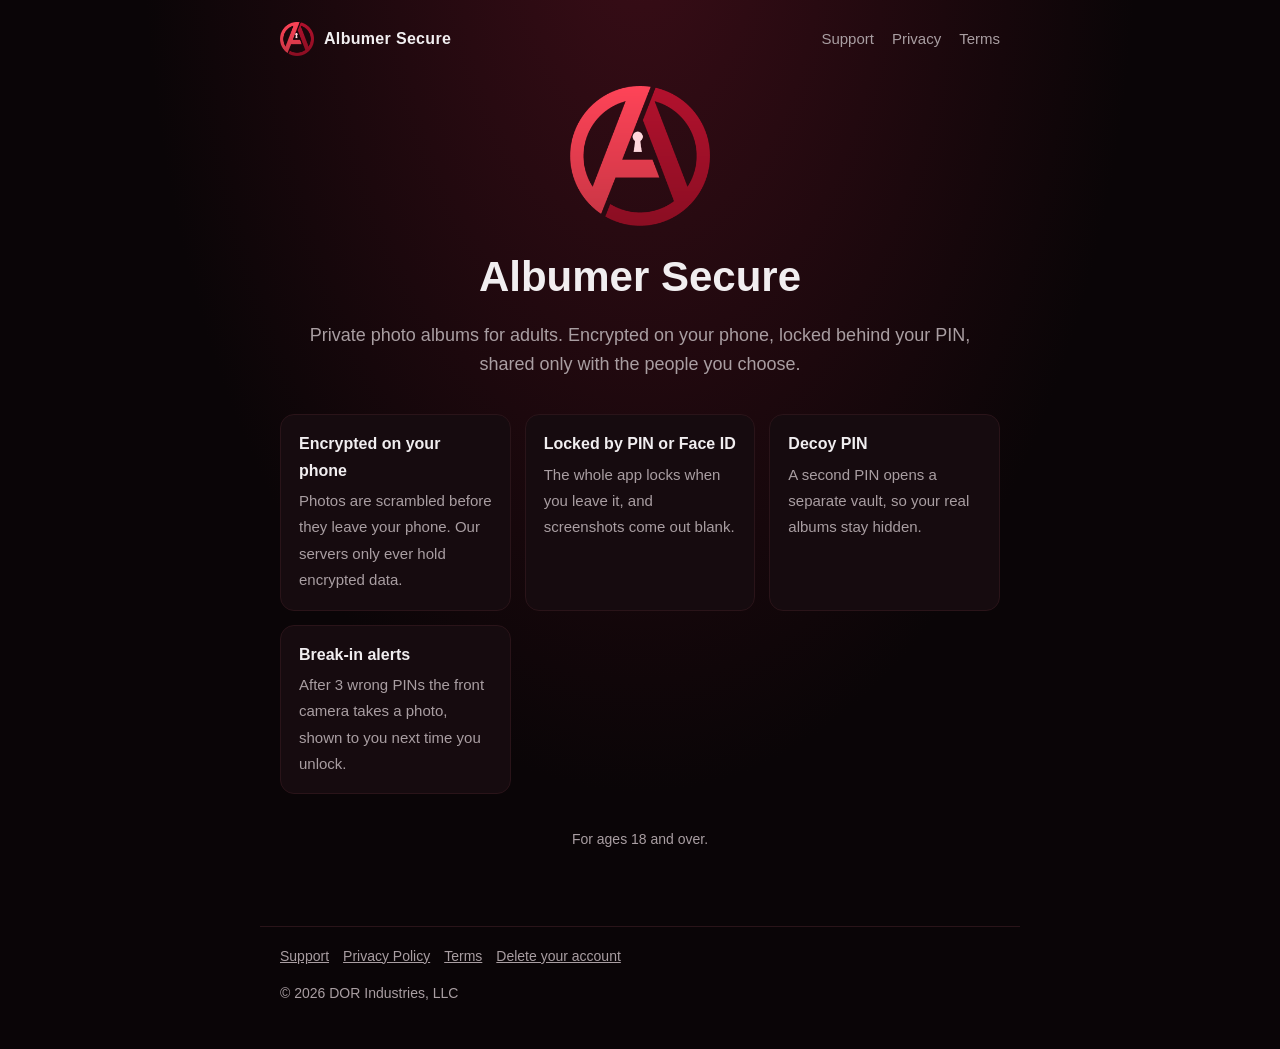
<file: index.html>
<!doctype html>
<html lang="en">
<head>
<meta charset="utf-8">
<meta name="viewport" content="width=device-width, initial-scale=1">
<title>Albumer Secure</title>
<meta name="description" content="Private photo albums, encrypted on your phone and locked behind your PIN. For adults.">
<link rel="icon" href="favicon.png">
<link rel="apple-touch-icon" href="apple-touch-icon.png">
<link rel="stylesheet" href="style.css">
</head>
<body>
<header>
  <a class="brand" href="/"><img src="mark.png" alt="">Albumer Secure</a>
  <nav><a href="support.html">Support</a><a href="privacy.html">Privacy</a><a href="terms.html">Terms</a></nav>
</header>
<main class="hero">
  <img src="mark.png" alt="Albumer Secure logo">
  <h1>Albumer Secure</h1>
  <p class="lead">Private photo albums for adults. Encrypted on your phone, locked behind your PIN, shared only with the people you choose.</p>
  <div class="cards">
    <div class="card"><b>Encrypted on your phone</b><span>Photos are scrambled before they leave your phone. Our servers only ever hold encrypted data.</span></div>
    <div class="card"><b>Locked by PIN or Face ID</b><span>The whole app locks when you leave it, and screenshots come out blank.</span></div>
    <div class="card"><b>Decoy PIN</b><span>A second PIN opens a separate vault, so your real albums stay hidden.</span></div>
    <div class="card"><b>Break-in alerts</b><span>After 3 wrong PINs the front camera takes a photo, shown to you next time you unlock.</span></div>
  </div>
  <p style="margin-top:34px" class="updated">For ages 18 and over.</p>
</main>
<footer>
  <a href="support.html">Support</a><a href="privacy.html">Privacy Policy</a><a href="terms.html">Terms</a><a href="account-deletion.html">Delete your account</a>
  <p>&copy; 2026 DOR Industries, LLC</p>
</footer>
</body>
</html>
</file>
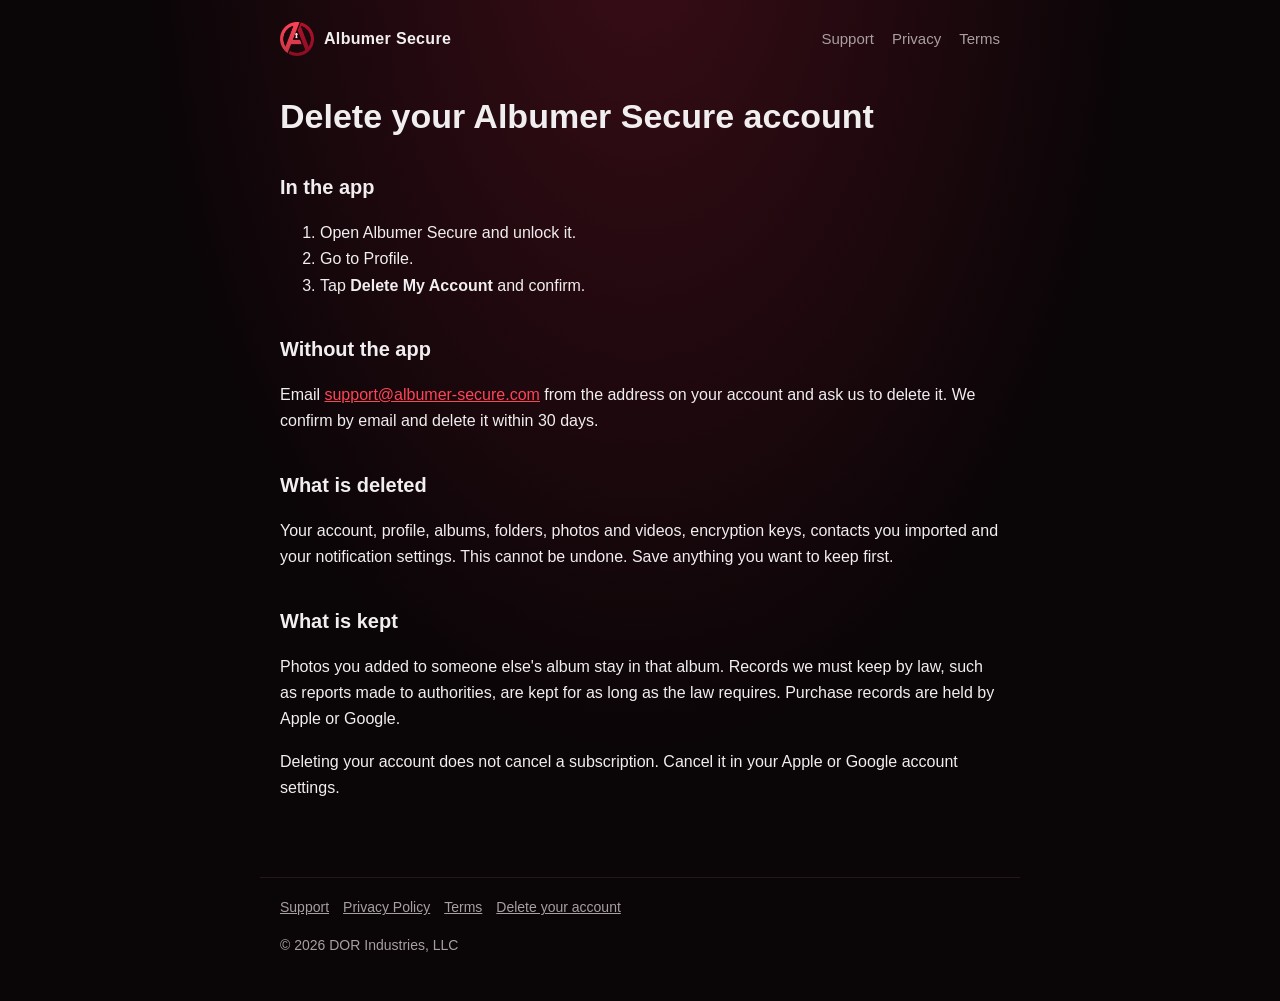
<file: account-deletion.html>
<!doctype html>
<html lang="en">
<head>
<meta charset="utf-8">
<meta name="viewport" content="width=device-width, initial-scale=1">
<title>Delete your account · Albumer Secure</title>
<link rel="icon" href="favicon.png">
<link rel="stylesheet" href="style.css">
</head>
<body>
<header>
  <a class="brand" href="/"><img src="mark.png" alt="">Albumer Secure</a>
  <nav><a href="support.html">Support</a><a href="privacy.html">Privacy</a><a href="terms.html">Terms</a></nav>
</header>
<main>
  <h1>Delete your Albumer Secure account</h1>

  <h2>In the app</h2>
  <ol>
    <li>Open Albumer Secure and unlock it.</li>
    <li>Go to Profile.</li>
    <li>Tap <b>Delete My Account</b> and confirm.</li>
  </ol>

  <h2>Without the app</h2>
  <p>Email <a href="mailto:support@albumer-secure.com">support@albumer-secure.com</a> from the address on your account and ask us to delete it. We confirm by email and delete it within 30 days.</p>

  <h2>What is deleted</h2>
  <p>Your account, profile, albums, folders, photos and videos, encryption keys, contacts you imported and your notification settings. This cannot be undone. Save anything you want to keep first.</p>

  <h2>What is kept</h2>
  <p>Photos you added to someone else's album stay in that album. Records we must keep by law, such as reports made to authorities, are kept for as long as the law requires. Purchase records are held by Apple or Google.</p>

  <p>Deleting your account does not cancel a subscription. Cancel it in your Apple or Google account settings.</p>
</main>
<footer>
  <a href="support.html">Support</a><a href="privacy.html">Privacy Policy</a><a href="terms.html">Terms</a><a href="account-deletion.html">Delete your account</a>
  <p>&copy; 2026 DOR Industries, LLC</p>
</footer>
</body>
</html>
</file>
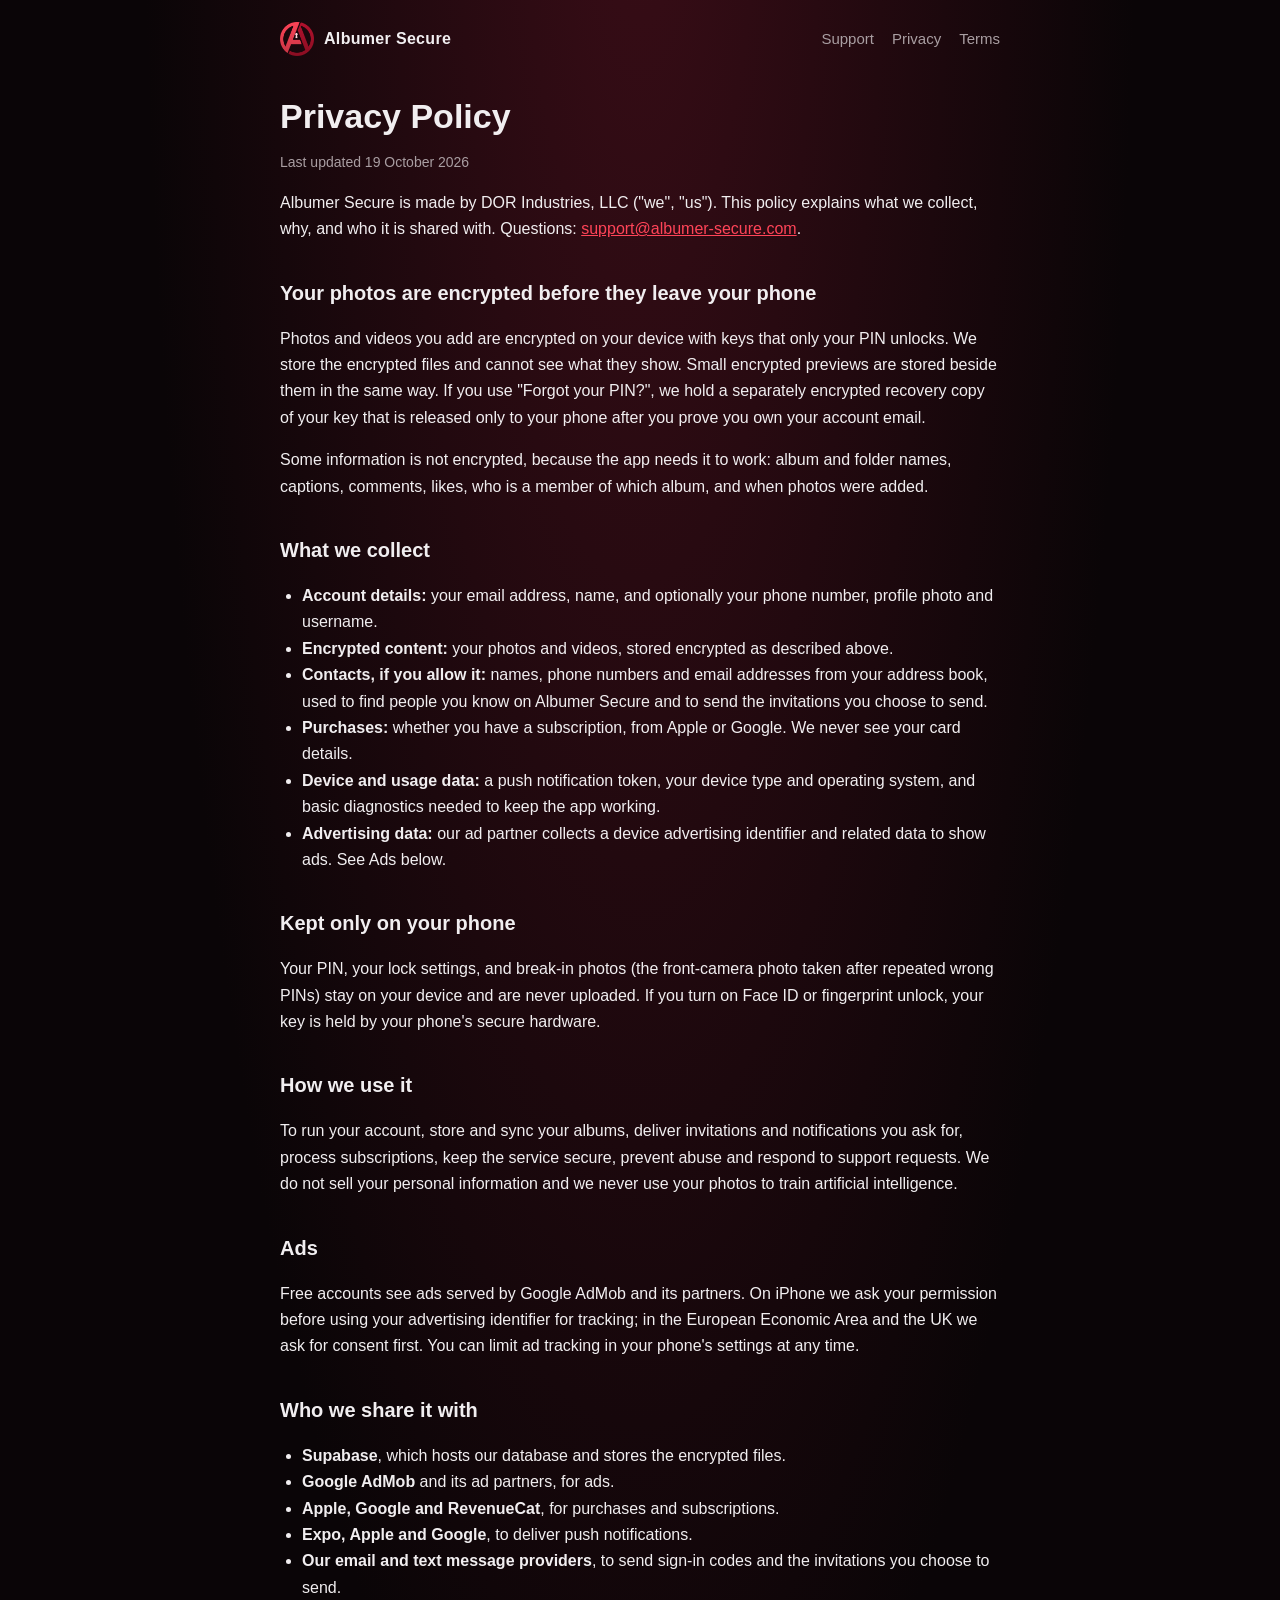
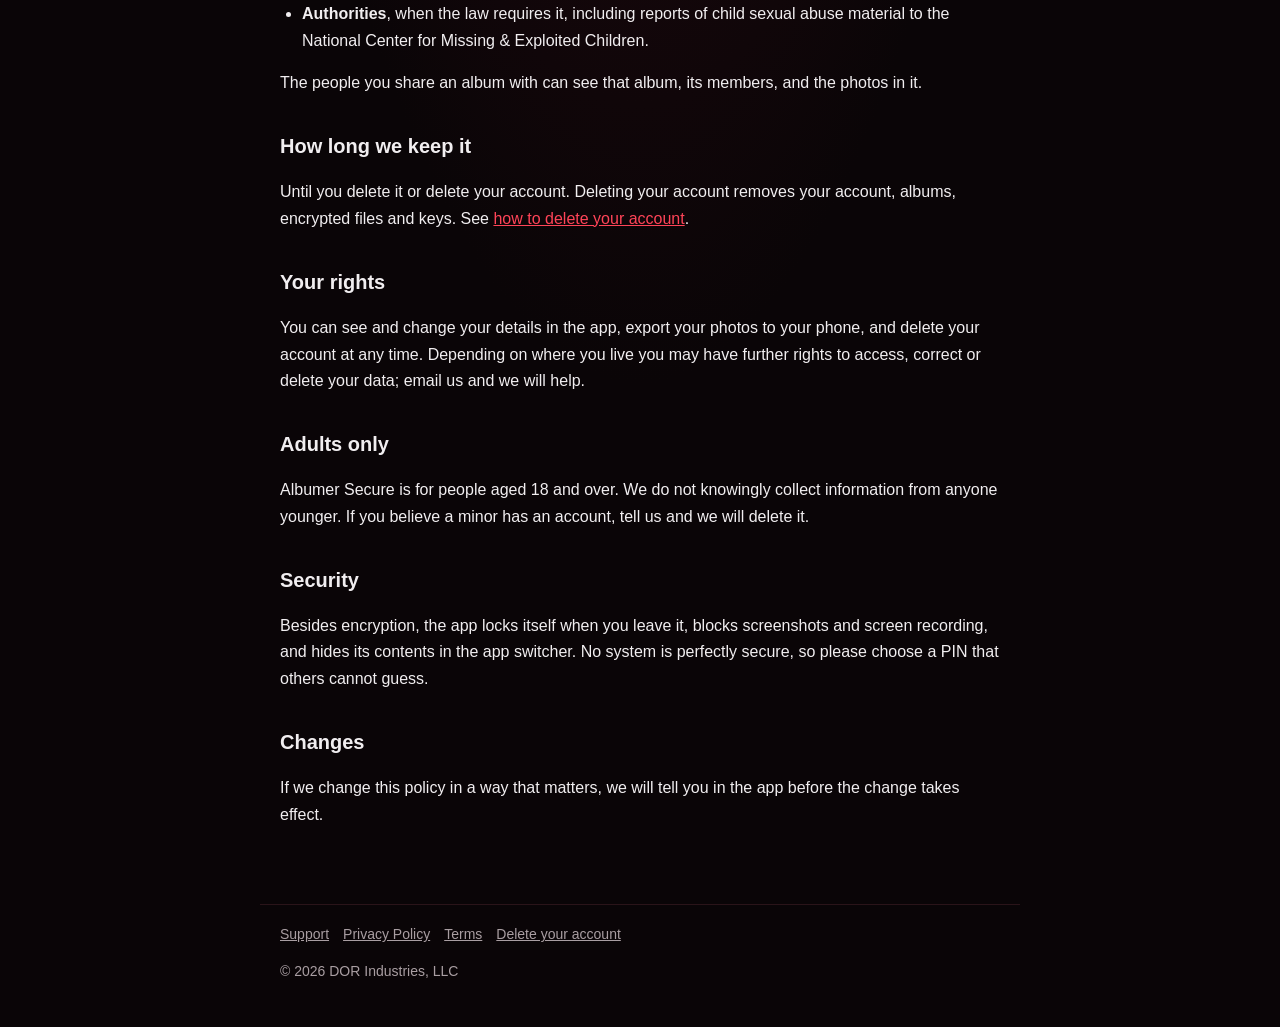
<file: privacy.html>
<!doctype html>
<html lang="en">
<head>
<meta charset="utf-8">
<meta name="viewport" content="width=device-width, initial-scale=1">
<title>Privacy Policy · Albumer Secure</title>
<link rel="icon" href="favicon.png">
<link rel="stylesheet" href="style.css">
</head>
<body>
<header>
  <a class="brand" href="/"><img src="mark.png" alt="">Albumer Secure</a>
  <nav><a href="support.html">Support</a><a href="privacy.html">Privacy</a><a href="terms.html">Terms</a></nav>
</header>
<main>
  <h1>Privacy Policy</h1>
  <p class="updated">Last updated 19 October 2026</p>
  <p>Albumer Secure is made by DOR Industries, LLC ("we", "us"). This policy explains what we collect, why, and who it is shared with. Questions: <a href="mailto:support@albumer-secure.com">support@albumer-secure.com</a>.</p>

  <h2>Your photos are encrypted before they leave your phone</h2>
  <p>Photos and videos you add are encrypted on your device with keys that only your PIN unlocks. We store the encrypted files and cannot see what they show. Small encrypted previews are stored beside them in the same way. If you use "Forgot your PIN?", we hold a separately encrypted recovery copy of your key that is released only to your phone after you prove you own your account email.</p>
  <p>Some information is not encrypted, because the app needs it to work: album and folder names, captions, comments, likes, who is a member of which album, and when photos were added.</p>

  <h2>What we collect</h2>
  <ul>
    <li><b>Account details:</b> your email address, name, and optionally your phone number, profile photo and username.</li>
    <li><b>Encrypted content:</b> your photos and videos, stored encrypted as described above.</li>
    <li><b>Contacts, if you allow it:</b> names, phone numbers and email addresses from your address book, used to find people you know on Albumer Secure and to send the invitations you choose to send.</li>
    <li><b>Purchases:</b> whether you have a subscription, from Apple or Google. We never see your card details.</li>
    <li><b>Device and usage data:</b> a push notification token, your device type and operating system, and basic diagnostics needed to keep the app working.</li>
    <li><b>Advertising data:</b> our ad partner collects a device advertising identifier and related data to show ads. See Ads below.</li>
  </ul>

  <h2>Kept only on your phone</h2>
  <p>Your PIN, your lock settings, and break-in photos (the front-camera photo taken after repeated wrong PINs) stay on your device and are never uploaded. If you turn on Face ID or fingerprint unlock, your key is held by your phone's secure hardware.</p>

  <h2>How we use it</h2>
  <p>To run your account, store and sync your albums, deliver invitations and notifications you ask for, process subscriptions, keep the service secure, prevent abuse and respond to support requests. We do not sell your personal information and we never use your photos to train artificial intelligence.</p>

  <h2>Ads</h2>
  <p>Free accounts see ads served by Google AdMob and its partners. On iPhone we ask your permission before using your advertising identifier for tracking; in the European Economic Area and the UK we ask for consent first. You can limit ad tracking in your phone's settings at any time.</p>

  <h2>Who we share it with</h2>
  <ul>
    <li><b>Supabase</b>, which hosts our database and stores the encrypted files.</li>
    <li><b>Google AdMob</b> and its ad partners, for ads.</li>
    <li><b>Apple, Google and RevenueCat</b>, for purchases and subscriptions.</li>
    <li><b>Expo, Apple and Google</b>, to deliver push notifications.</li>
    <li><b>Our email and text message providers</b>, to send sign-in codes and the invitations you choose to send.</li>
    <li><b>Authorities</b>, when the law requires it, including reports of child sexual abuse material to the National Center for Missing &amp; Exploited Children.</li>
  </ul>
  <p>The people you share an album with can see that album, its members, and the photos in it.</p>

  <h2>How long we keep it</h2>
  <p>Until you delete it or delete your account. Deleting your account removes your account, albums, encrypted files and keys. See <a href="account-deletion.html">how to delete your account</a>.</p>

  <h2>Your rights</h2>
  <p>You can see and change your details in the app, export your photos to your phone, and delete your account at any time. Depending on where you live you may have further rights to access, correct or delete your data; email us and we will help.</p>

  <h2>Adults only</h2>
  <p>Albumer Secure is for people aged 18 and over. We do not knowingly collect information from anyone younger. If you believe a minor has an account, tell us and we will delete it.</p>

  <h2>Security</h2>
  <p>Besides encryption, the app locks itself when you leave it, blocks screenshots and screen recording, and hides its contents in the app switcher. No system is perfectly secure, so please choose a PIN that others cannot guess.</p>

  <h2>Changes</h2>
  <p>If we change this policy in a way that matters, we will tell you in the app before the change takes effect.</p>
</main>
<footer>
  <a href="support.html">Support</a><a href="privacy.html">Privacy Policy</a><a href="terms.html">Terms</a><a href="account-deletion.html">Delete your account</a>
  <p>&copy; 2026 DOR Industries, LLC</p>
</footer>
</body>
</html>
</file>
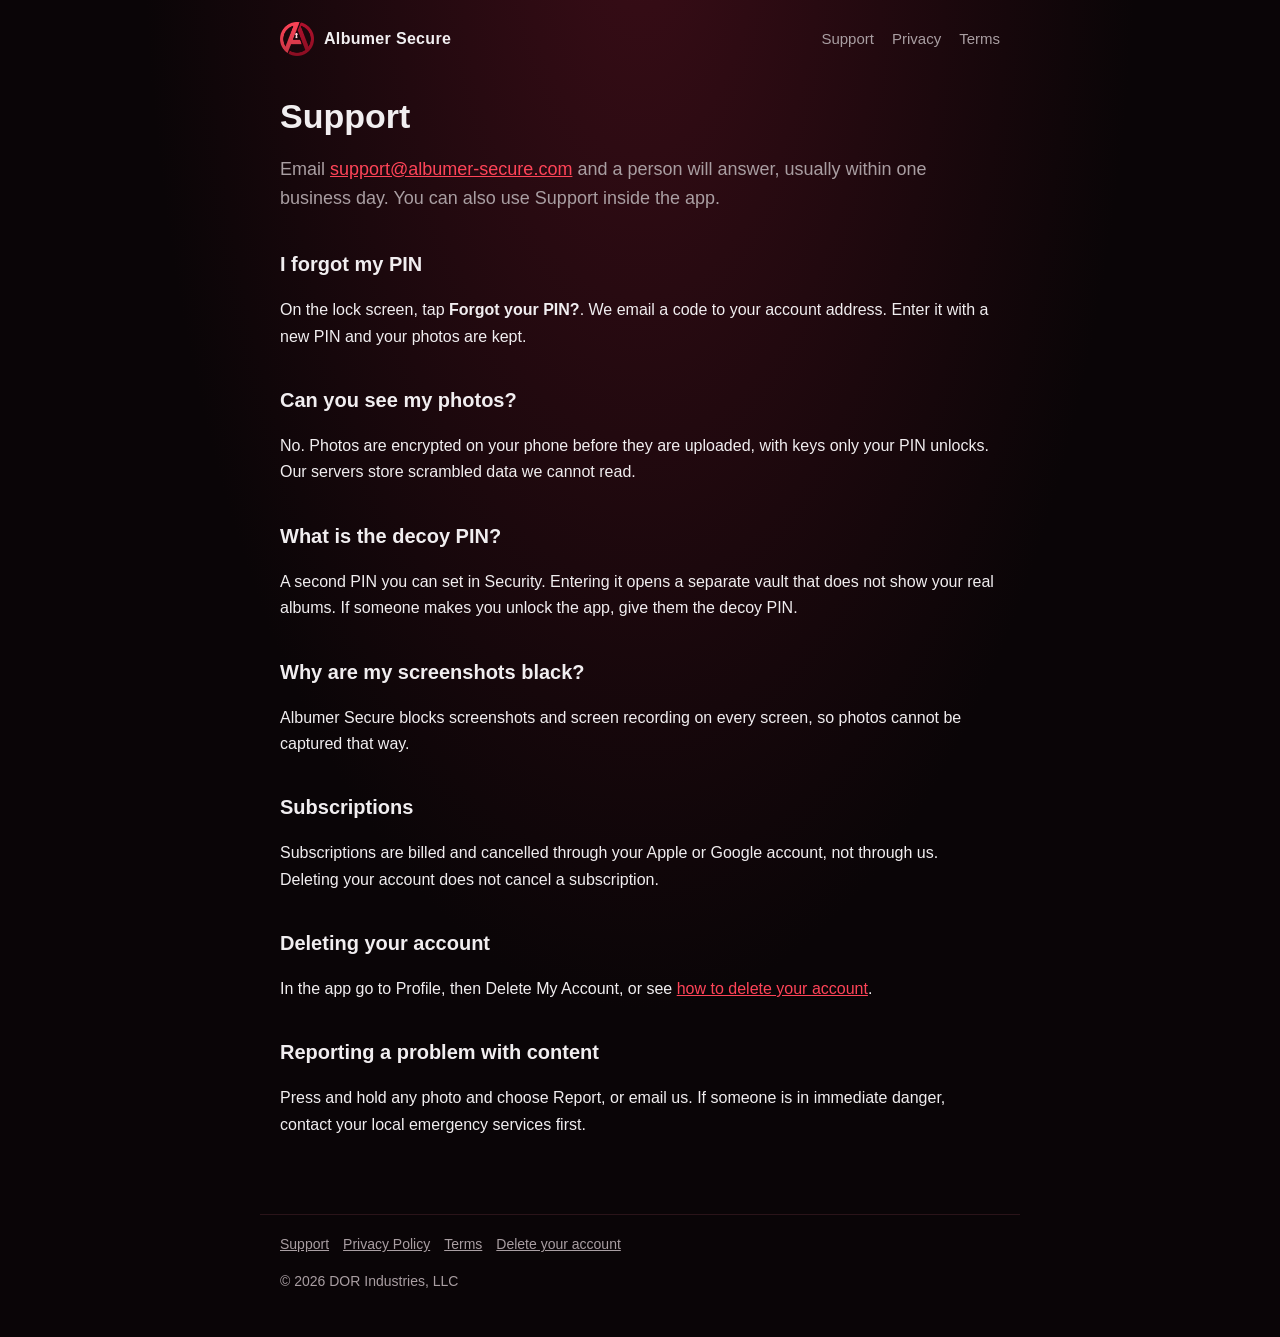
<file: support.html>
<!doctype html>
<html lang="en">
<head>
<meta charset="utf-8">
<meta name="viewport" content="width=device-width, initial-scale=1">
<title>Support · Albumer Secure</title>
<link rel="icon" href="favicon.png">
<link rel="stylesheet" href="style.css">
</head>
<body>
<header>
  <a class="brand" href="/"><img src="mark.png" alt="">Albumer Secure</a>
  <nav><a href="support.html">Support</a><a href="privacy.html">Privacy</a><a href="terms.html">Terms</a></nav>
</header>
<main>
  <h1>Support</h1>
  <p class="lead">Email <a href="mailto:support@albumer-secure.com">support@albumer-secure.com</a> and a person will answer, usually within one business day. You can also use Support inside the app.</p>

  <h2>I forgot my PIN</h2>
  <p>On the lock screen, tap <b>Forgot your PIN?</b>. We email a code to your account address. Enter it with a new PIN and your photos are kept.</p>

  <h2>Can you see my photos?</h2>
  <p>No. Photos are encrypted on your phone before they are uploaded, with keys only your PIN unlocks. Our servers store scrambled data we cannot read.</p>

  <h2>What is the decoy PIN?</h2>
  <p>A second PIN you can set in Security. Entering it opens a separate vault that does not show your real albums. If someone makes you unlock the app, give them the decoy PIN.</p>

  <h2>Why are my screenshots black?</h2>
  <p>Albumer Secure blocks screenshots and screen recording on every screen, so photos cannot be captured that way.</p>

  <h2>Subscriptions</h2>
  <p>Subscriptions are billed and cancelled through your Apple or Google account, not through us. Deleting your account does not cancel a subscription.</p>

  <h2>Deleting your account</h2>
  <p>In the app go to Profile, then Delete My Account, or see <a href="account-deletion.html">how to delete your account</a>.</p>

  <h2>Reporting a problem with content</h2>
  <p>Press and hold any photo and choose Report, or email us. If someone is in immediate danger, contact your local emergency services first.</p>
</main>
<footer>
  <a href="support.html">Support</a><a href="privacy.html">Privacy Policy</a><a href="terms.html">Terms</a><a href="account-deletion.html">Delete your account</a>
  <p>&copy; 2026 DOR Industries, LLC</p>
</footer>
</body>
</html>
</file>
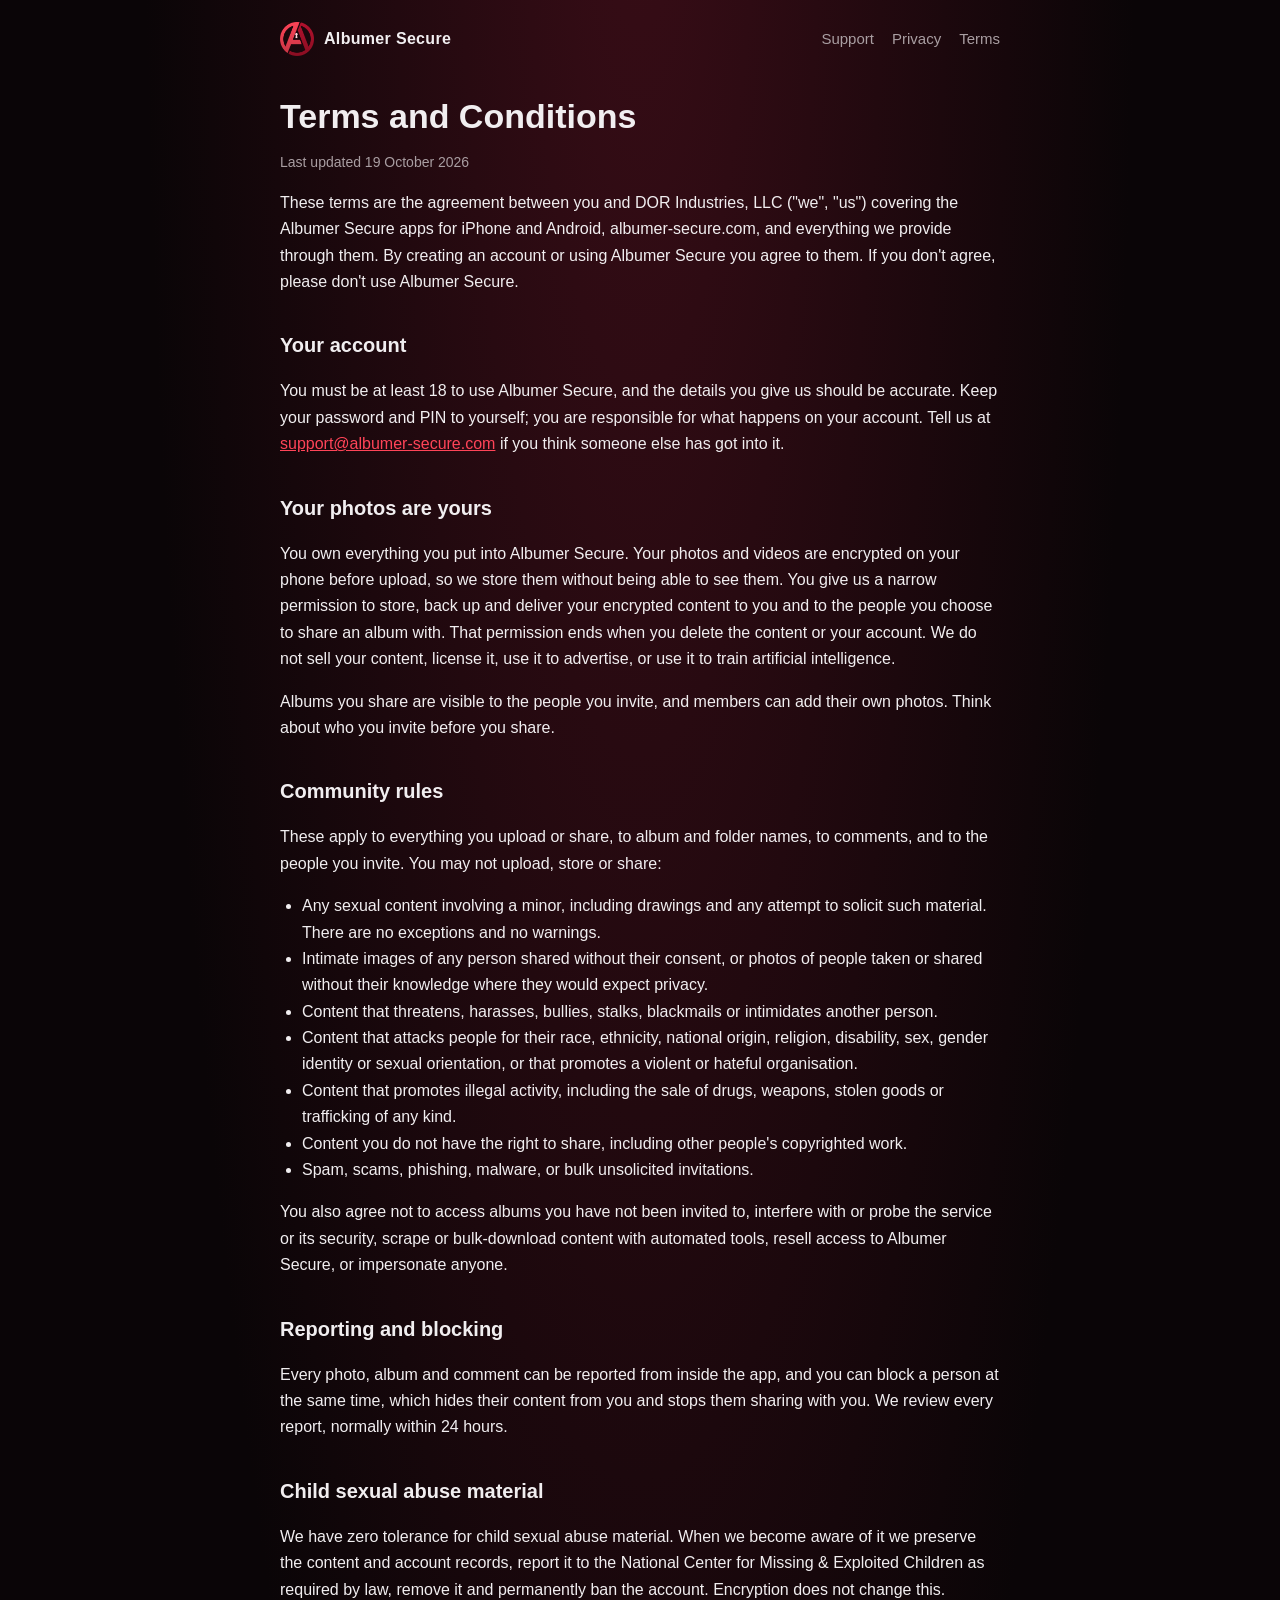
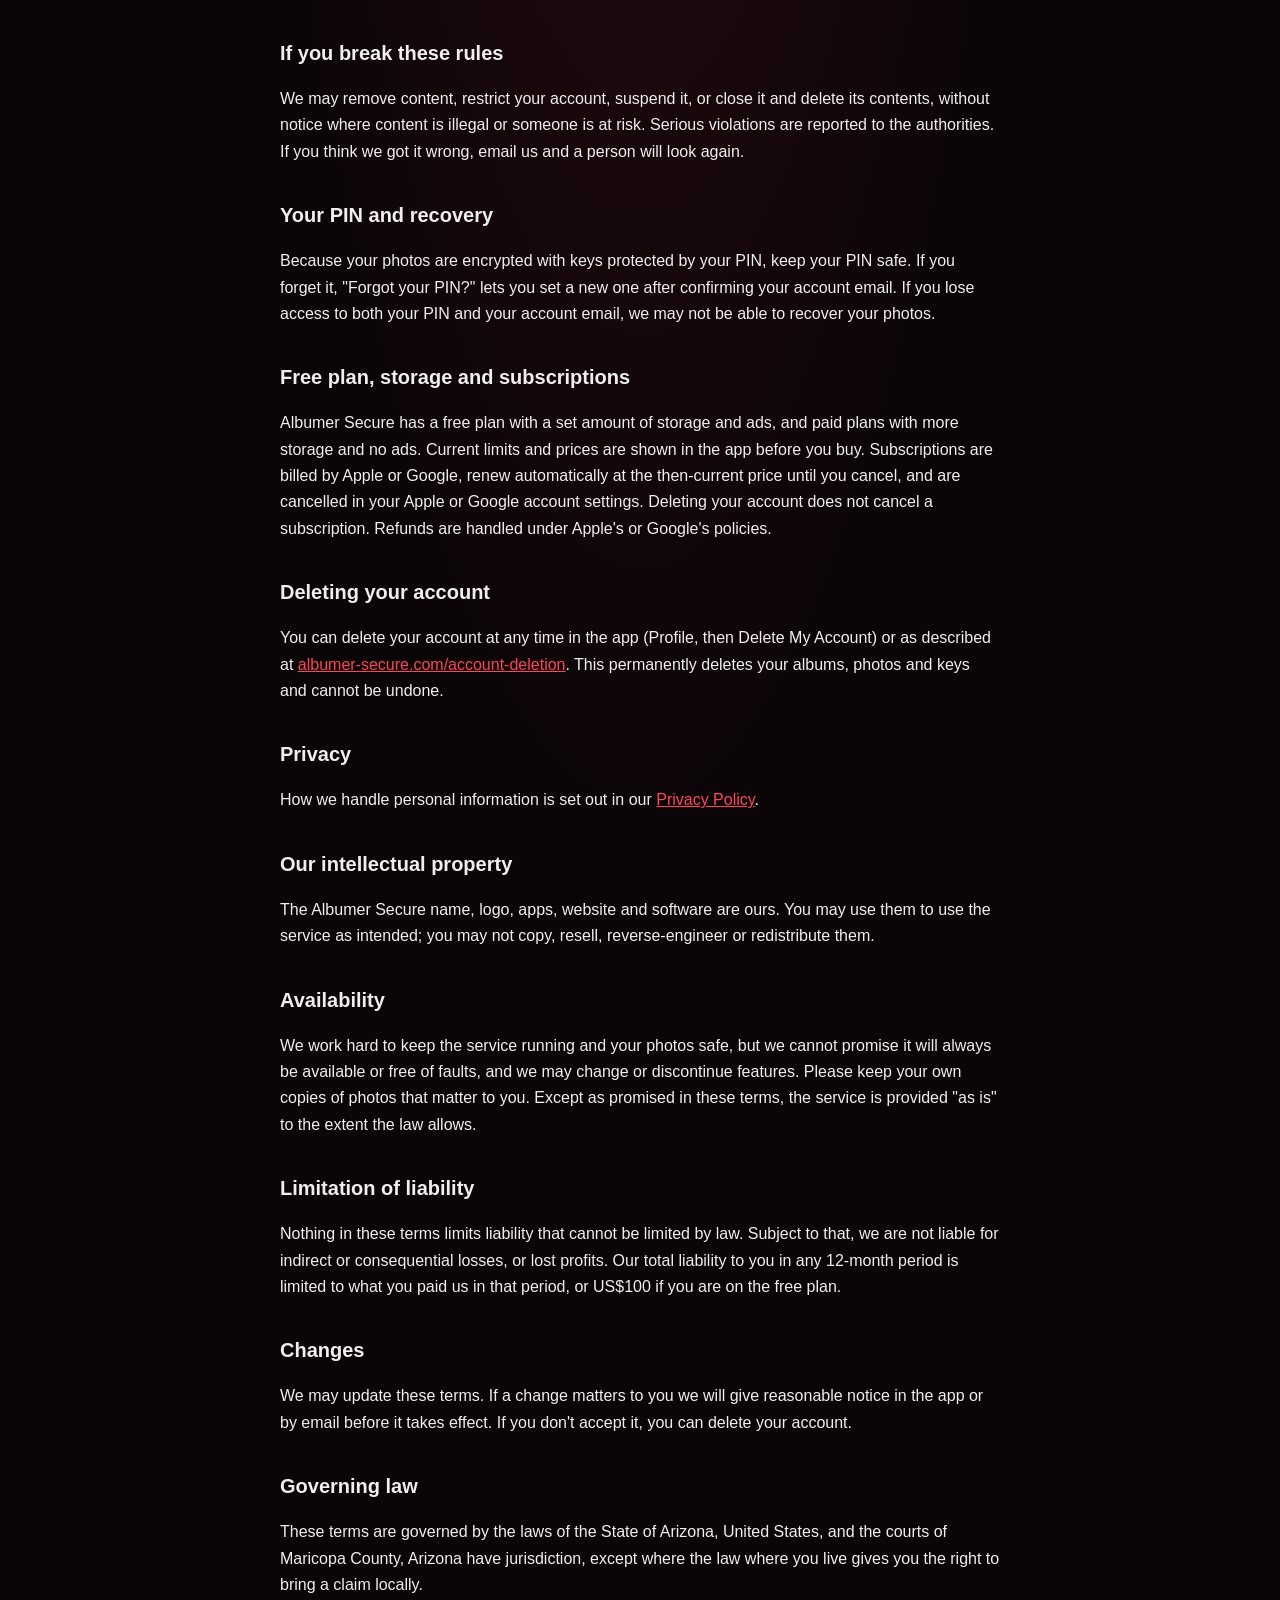
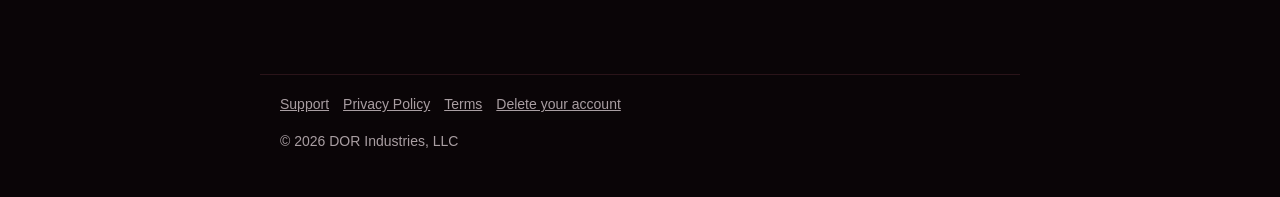
<file: terms.html>
<!doctype html>
<html lang="en">
<head>
<meta charset="utf-8">
<meta name="viewport" content="width=device-width, initial-scale=1">
<title>Terms · Albumer Secure</title>
<link rel="icon" href="favicon.png">
<link rel="stylesheet" href="style.css">
</head>
<body>
<header>
  <a class="brand" href="/"><img src="mark.png" alt="">Albumer Secure</a>
  <nav><a href="support.html">Support</a><a href="privacy.html">Privacy</a><a href="terms.html">Terms</a></nav>
</header>
<main>
  <h1>Terms and Conditions</h1>
  <p class="updated">Last updated 19 October 2026</p>
  <p>These terms are the agreement between you and DOR Industries, LLC ("we", "us") covering the Albumer Secure apps for iPhone and Android, albumer-secure.com, and everything we provide through them. By creating an account or using Albumer Secure you agree to them. If you don't agree, please don't use Albumer Secure.</p>

  <h2>Your account</h2>
  <p>You must be at least 18 to use Albumer Secure, and the details you give us should be accurate. Keep your password and PIN to yourself; you are responsible for what happens on your account. Tell us at <a href="mailto:support@albumer-secure.com">support@albumer-secure.com</a> if you think someone else has got into it.</p>

  <h2>Your photos are yours</h2>
  <p>You own everything you put into Albumer Secure. Your photos and videos are encrypted on your phone before upload, so we store them without being able to see them. You give us a narrow permission to store, back up and deliver your encrypted content to you and to the people you choose to share an album with. That permission ends when you delete the content or your account. We do not sell your content, license it, use it to advertise, or use it to train artificial intelligence.</p>
  <p>Albums you share are visible to the people you invite, and members can add their own photos. Think about who you invite before you share.</p>

  <h2>Community rules</h2>
  <p>These apply to everything you upload or share, to album and folder names, to comments, and to the people you invite. You may not upload, store or share:</p>
  <ul>
    <li>Any sexual content involving a minor, including drawings and any attempt to solicit such material. There are no exceptions and no warnings.</li>
    <li>Intimate images of any person shared without their consent, or photos of people taken or shared without their knowledge where they would expect privacy.</li>
    <li>Content that threatens, harasses, bullies, stalks, blackmails or intimidates another person.</li>
    <li>Content that attacks people for their race, ethnicity, national origin, religion, disability, sex, gender identity or sexual orientation, or that promotes a violent or hateful organisation.</li>
    <li>Content that promotes illegal activity, including the sale of drugs, weapons, stolen goods or trafficking of any kind.</li>
    <li>Content you do not have the right to share, including other people's copyrighted work.</li>
    <li>Spam, scams, phishing, malware, or bulk unsolicited invitations.</li>
  </ul>
  <p>You also agree not to access albums you have not been invited to, interfere with or probe the service or its security, scrape or bulk-download content with automated tools, resell access to Albumer Secure, or impersonate anyone.</p>

  <h2>Reporting and blocking</h2>
  <p>Every photo, album and comment can be reported from inside the app, and you can block a person at the same time, which hides their content from you and stops them sharing with you. We review every report, normally within 24 hours.</p>

  <h2>Child sexual abuse material</h2>
  <p>We have zero tolerance for child sexual abuse material. When we become aware of it we preserve the content and account records, report it to the National Center for Missing &amp; Exploited Children as required by law, remove it and permanently ban the account. Encryption does not change this.</p>

  <h2>If you break these rules</h2>
  <p>We may remove content, restrict your account, suspend it, or close it and delete its contents, without notice where content is illegal or someone is at risk. Serious violations are reported to the authorities. If you think we got it wrong, email us and a person will look again.</p>

  <h2>Your PIN and recovery</h2>
  <p>Because your photos are encrypted with keys protected by your PIN, keep your PIN safe. If you forget it, "Forgot your PIN?" lets you set a new one after confirming your account email. If you lose access to both your PIN and your account email, we may not be able to recover your photos.</p>

  <h2>Free plan, storage and subscriptions</h2>
  <p>Albumer Secure has a free plan with a set amount of storage and ads, and paid plans with more storage and no ads. Current limits and prices are shown in the app before you buy. Subscriptions are billed by Apple or Google, renew automatically at the then-current price until you cancel, and are cancelled in your Apple or Google account settings. Deleting your account does not cancel a subscription. Refunds are handled under Apple's or Google's policies.</p>

  <h2>Deleting your account</h2>
  <p>You can delete your account at any time in the app (Profile, then Delete My Account) or as described at <a href="account-deletion.html">albumer-secure.com/account-deletion</a>. This permanently deletes your albums, photos and keys and cannot be undone.</p>

  <h2>Privacy</h2>
  <p>How we handle personal information is set out in our <a href="privacy.html">Privacy Policy</a>.</p>

  <h2>Our intellectual property</h2>
  <p>The Albumer Secure name, logo, apps, website and software are ours. You may use them to use the service as intended; you may not copy, resell, reverse-engineer or redistribute them.</p>

  <h2>Availability</h2>
  <p>We work hard to keep the service running and your photos safe, but we cannot promise it will always be available or free of faults, and we may change or discontinue features. Please keep your own copies of photos that matter to you. Except as promised in these terms, the service is provided "as is" to the extent the law allows.</p>

  <h2>Limitation of liability</h2>
  <p>Nothing in these terms limits liability that cannot be limited by law. Subject to that, we are not liable for indirect or consequential losses, or lost profits. Our total liability to you in any 12-month period is limited to what you paid us in that period, or US$100 if you are on the free plan.</p>

  <h2>Changes</h2>
  <p>We may update these terms. If a change matters to you we will give reasonable notice in the app or by email before it takes effect. If you don't accept it, you can delete your account.</p>

  <h2>Governing law</h2>
  <p>These terms are governed by the laws of the State of Arizona, United States, and the courts of Maricopa County, Arizona have jurisdiction, except where the law where you live gives you the right to bring a claim locally.</p>
</main>
<footer>
  <a href="support.html">Support</a><a href="privacy.html">Privacy Policy</a><a href="terms.html">Terms</a><a href="account-deletion.html">Delete your account</a>
  <p>&copy; 2026 DOR Industries, LLC</p>
</footer>
</body>
</html>
</file>
<file: style.css>
:root {
  --bg: #0a0507;
  --surface: #160b0f;
  --border: #2a1419;
  --text: #f1eef0;
  --muted: #a99ea2;
  --accent: #ff4458;
}
* { box-sizing: border-box; }
body {
  margin: 0;
  background: radial-gradient(ellipse at 50% -10%, #3a0d17 0%, var(--bg) 55%) no-repeat, var(--bg);
  color: var(--text);
  font: 16px/1.65 -apple-system, BlinkMacSystemFont, "Segoe UI", Roboto, Helvetica, Arial, sans-serif;
}
a { color: var(--accent); }
header, main, footer { max-width: 760px; margin: 0 auto; padding: 0 20px; }
header { display: flex; align-items: center; justify-content: space-between; padding-top: 22px; }
.brand { display: flex; align-items: center; gap: 10px; color: var(--text); text-decoration: none; font-weight: 600; letter-spacing: 0.02em; }
.brand img { width: 34px; height: 34px; }
nav a { color: var(--muted); text-decoration: none; margin-left: 18px; font-size: 15px; }
nav a:hover { color: var(--text); }
main { padding-top: 40px; padding-bottom: 60px; }
h1 { font-size: 34px; line-height: 1.2; margin: 0 0 8px; }
h2 { font-size: 20px; margin: 34px 0 6px; }
.lead { color: var(--muted); font-size: 18px; }
.updated { color: var(--muted); font-size: 14px; }
.hero { text-align: center; padding-top: 30px; }
.hero img { width: 140px; height: 140px; }
.hero h1 { font-size: 42px; margin-top: 18px; }
.cards { display: grid; grid-template-columns: repeat(auto-fit, minmax(210px, 1fr)); gap: 14px; margin-top: 34px; text-align: left; }
.card { background: var(--surface); border: 1px solid var(--border); border-radius: 14px; padding: 16px 18px; }
.card b { display: block; margin-bottom: 4px; }
.card span { color: var(--muted); font-size: 15px; }
ul { padding-left: 22px; }
footer { border-top: 1px solid var(--border); padding-top: 18px; padding-bottom: 30px; color: var(--muted); font-size: 14px; }
footer a { color: var(--muted); margin-right: 14px; }
</file>
